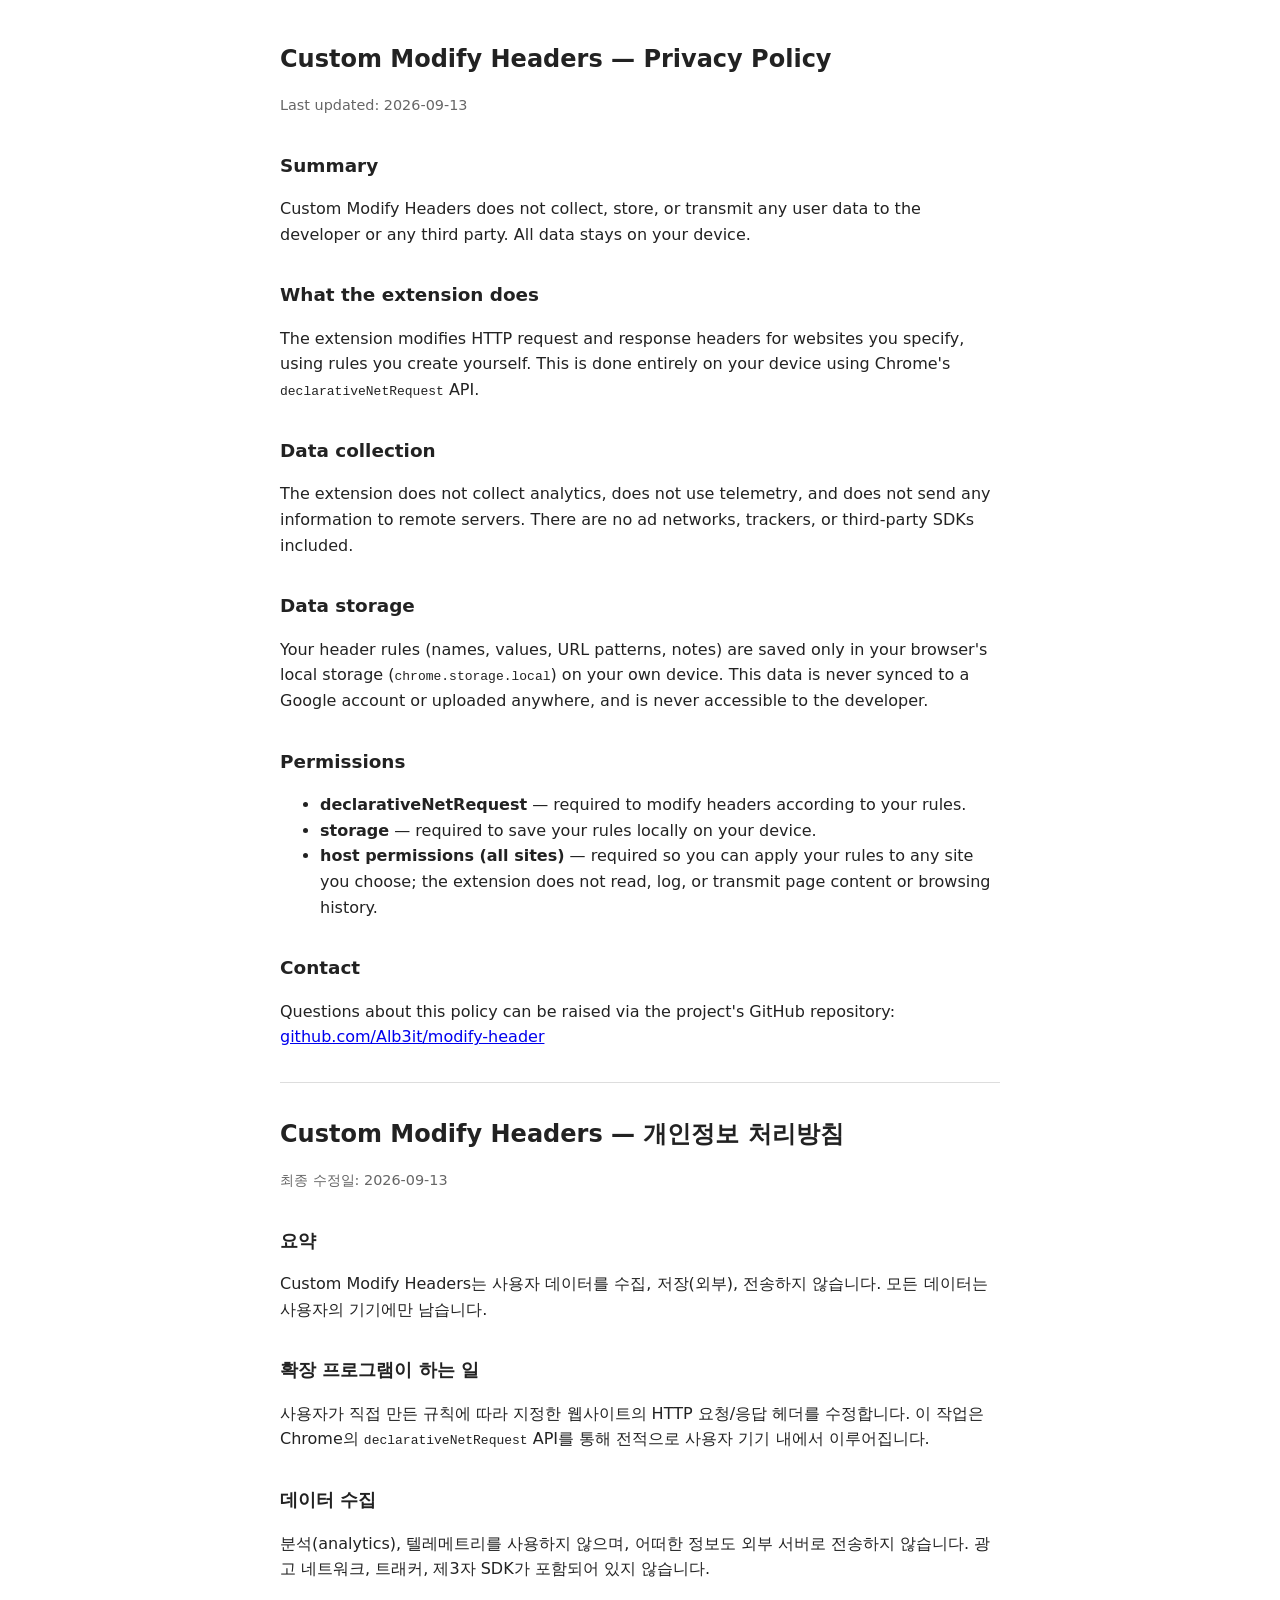
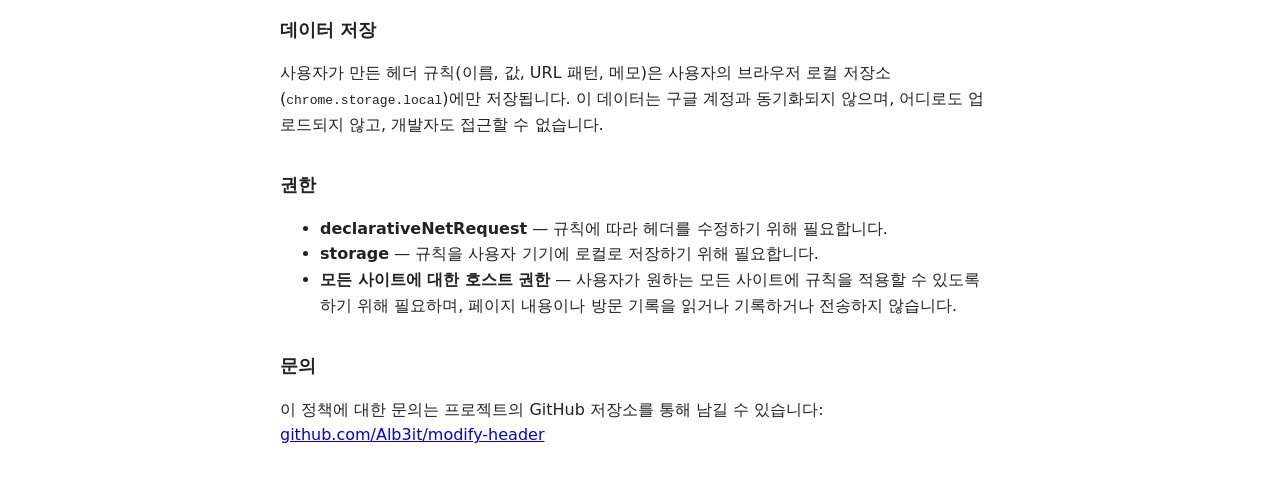
<file: docs/index.html>
<!DOCTYPE html>
<html lang="en">
<head>
<meta charset="utf-8">
<meta name="viewport" content="width=device-width, initial-scale=1">
<title>Custom Modify Headers — Privacy Policy</title>
<style>
  body { font-family: system-ui, -apple-system, sans-serif; max-width: 720px; margin: 40px auto; padding: 0 16px; line-height: 1.6; color: #222; }
  h1 { font-size: 1.5em; }
  h2 { font-size: 1.15em; margin-top: 1.8em; }
  .updated { color: #666; font-size: 0.9em; }
  hr { border: none; border-top: 1px solid #ddd; margin: 2em 0; }
</style>
</head>
<body>

<h1>Custom Modify Headers — Privacy Policy</h1>
<p class="updated">Last updated: 2026-09-13</p>

<h2>Summary</h2>
<p>Custom Modify Headers does not collect, store, or transmit any user data to the developer or any third party. All data stays on your device.</p>

<h2>What the extension does</h2>
<p>The extension modifies HTTP request and response headers for websites you specify, using rules you create yourself. This is done entirely on your device using Chrome's <code>declarativeNetRequest</code> API.</p>

<h2>Data collection</h2>
<p>The extension does not collect analytics, does not use telemetry, and does not send any information to remote servers. There are no ad networks, trackers, or third-party SDKs included.</p>

<h2>Data storage</h2>
<p>Your header rules (names, values, URL patterns, notes) are saved only in your browser's local storage (<code>chrome.storage.local</code>) on your own device. This data is never synced to a Google account or uploaded anywhere, and is never accessible to the developer.</p>

<h2>Permissions</h2>
<ul>
  <li><strong>declarativeNetRequest</strong> — required to modify headers according to your rules.</li>
  <li><strong>storage</strong> — required to save your rules locally on your device.</li>
  <li><strong>host permissions (all sites)</strong> — required so you can apply your rules to any site you choose; the extension does not read, log, or transmit page content or browsing history.</li>
</ul>

<h2>Contact</h2>
<p>Questions about this policy can be raised via the project's GitHub repository: <a href="https://github.com/Alb3it/modify-header">github.com/Alb3it/modify-header</a></p>

<hr>

<h1>Custom Modify Headers — 개인정보 처리방침</h1>
<p class="updated">최종 수정일: 2026-09-13</p>

<h2>요약</h2>
<p>Custom Modify Headers는 사용자 데이터를 수집, 저장(외부), 전송하지 않습니다. 모든 데이터는 사용자의 기기에만 남습니다.</p>

<h2>확장 프로그램이 하는 일</h2>
<p>사용자가 직접 만든 규칙에 따라 지정한 웹사이트의 HTTP 요청/응답 헤더를 수정합니다. 이 작업은 Chrome의 <code>declarativeNetRequest</code> API를 통해 전적으로 사용자 기기 내에서 이루어집니다.</p>

<h2>데이터 수집</h2>
<p>분석(analytics), 텔레메트리를 사용하지 않으며, 어떠한 정보도 외부 서버로 전송하지 않습니다. 광고 네트워크, 트래커, 제3자 SDK가 포함되어 있지 않습니다.</p>

<h2>데이터 저장</h2>
<p>사용자가 만든 헤더 규칙(이름, 값, URL 패턴, 메모)은 사용자의 브라우저 로컬 저장소(<code>chrome.storage.local</code>)에만 저장됩니다. 이 데이터는 구글 계정과 동기화되지 않으며, 어디로도 업로드되지 않고, 개발자도 접근할 수 없습니다.</p>

<h2>권한</h2>
<ul>
  <li><strong>declarativeNetRequest</strong> — 규칙에 따라 헤더를 수정하기 위해 필요합니다.</li>
  <li><strong>storage</strong> — 규칙을 사용자 기기에 로컬로 저장하기 위해 필요합니다.</li>
  <li><strong>모든 사이트에 대한 호스트 권한</strong> — 사용자가 원하는 모든 사이트에 규칙을 적용할 수 있도록 하기 위해 필요하며, 페이지 내용이나 방문 기록을 읽거나 기록하거나 전송하지 않습니다.</li>
</ul>

<h2>문의</h2>
<p>이 정책에 대한 문의는 프로젝트의 GitHub 저장소를 통해 남길 수 있습니다: <a href="https://github.com/Alb3it/modify-header">github.com/Alb3it/modify-header</a></p>

</body>
</html>
</file>
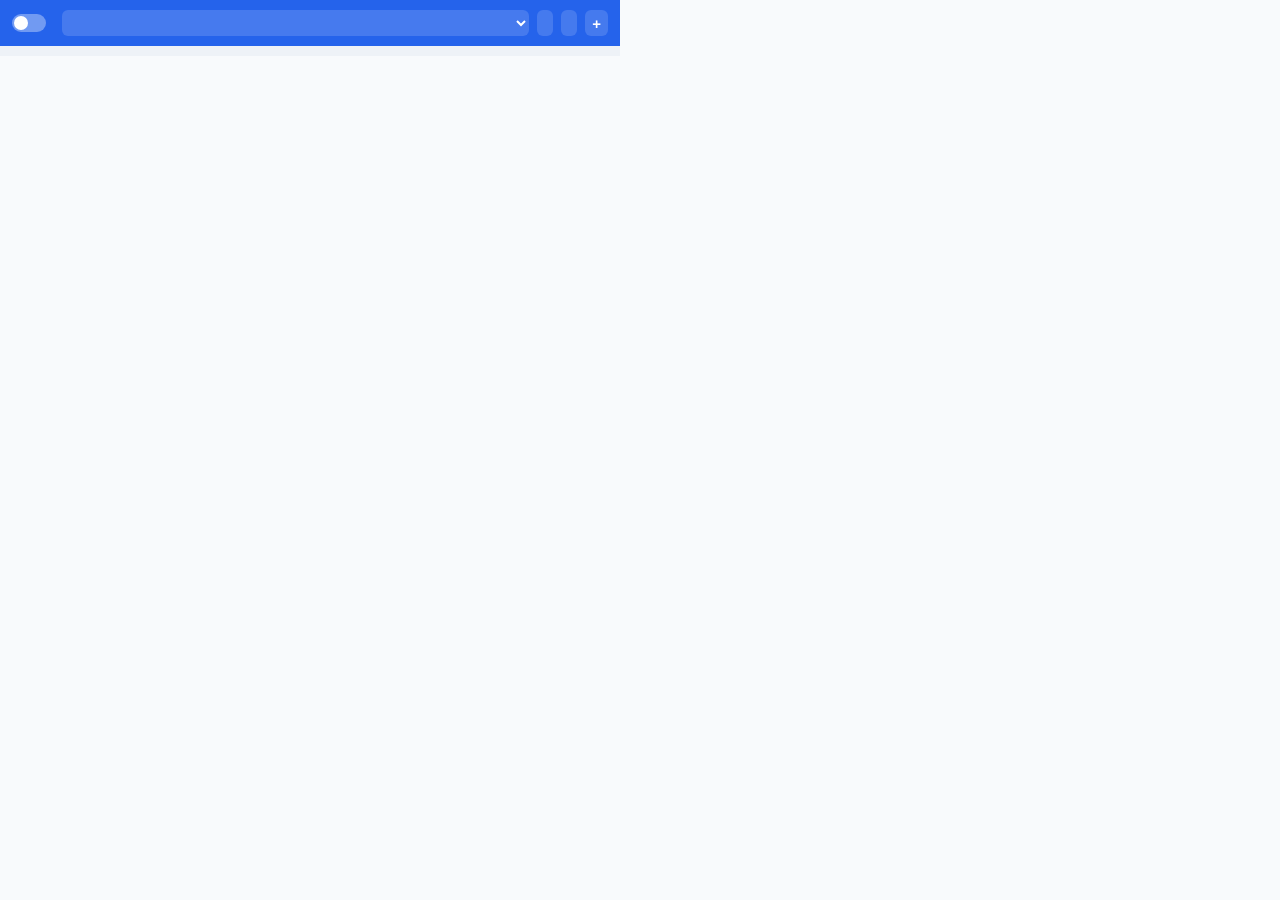
<file: popup/popup.html>
<!doctype html>
<html lang="en">
  <head>
    <meta charset="utf-8" />
    <title>Modify Header</title>
    <link rel="stylesheet" href="popup.css" />
  </head>
  <body>
    <header class="topbar">
      <label class="switch" id="globalToggleLabel">
        <input type="checkbox" id="globalToggle" />
        <span class="slider"></span>
      </label>
      <span class="title">Modify Header</span>
      <select id="langSelect" class="lang-select"></select>
      <button id="selectAllBtn" class="icon-btn text-btn"></button>
      <button id="deselectAllBtn" class="icon-btn text-btn"></button>
      <button id="addBtn" class="icon-btn primary">+</button>
    </header>

    <div class="row-grid col-headers">
      <span></span>
      <span></span>
      <span></span>
      <span id="colMemo"></span>
      <span id="colHeaderName"></span>
      <span id="colValue"></span>
      <span></span>
      <span></span>
    </div>

    <main id="ruleList" class="rule-list"></main>
    <p id="emptyState" class="empty-state"></p>

    <script type="module" src="popup.js"></script>
  </body>
</html>
</file>
<file: popup/popup.css>
* {
  box-sizing: border-box;
}

body {
  margin: 0;
  width: 620px;
  max-height: 600px;
  font: 12px/1.4 -apple-system, "Segoe UI", Roboto, sans-serif;
  color: #1f2937;
  background: #f8fafc;
}

.topbar {
  display: flex;
  align-items: center;
  gap: 8px;
  padding: 10px 12px;
  background: #2563eb;
  color: #fff;
  position: sticky;
  top: 0;
  z-index: 2;
}

.topbar .title {
  font-weight: 600;
  flex: 1;
  min-width: 0;
  white-space: nowrap;
  overflow: hidden;
  text-overflow: ellipsis;
}

.icon-btn {
  border: none;
  background: rgba(255, 255, 255, 0.15);
  color: inherit;
  width: 26px;
  height: 26px;
  border-radius: 6px;
  cursor: pointer;
  font-size: 15px;
  line-height: 1;
  display: inline-flex;
  align-items: center;
  justify-content: center;
}

.icon-btn:hover {
  background: rgba(255, 255, 255, 0.28);
}

.icon-btn.primary {
  font-weight: 700;
}

.lang-select {
  height: 26px;
  padding: 0 4px;
  border: none;
  border-radius: 6px;
  background: rgba(255, 255, 255, 0.15);
  color: #fff;
  font: inherit;
  font-size: 11px;
  cursor: pointer;
}

.lang-select option {
  color: #1f2937;
}

.icon-btn.text-btn {
  width: auto;
  padding: 0 8px;
  font-size: 11px;
  font-weight: 500;
  white-space: nowrap;
}

/* Shared grid used by both the column-header row and each rule row. */
.row-grid {
  display: grid;
  grid-template-columns: 16px 22px 44px 1fr 1fr 1fr 20px 26px;
  gap: 6px;
  align-items: center;
}

.col-headers {
  padding: 6px 15px 4px;
  font-size: 11px;
  font-weight: 600;
  color: #6b7280;
  background: #eef2f7;
  position: sticky;
  top: 46px;
  z-index: 1;
}

.rule-list {
  max-height: 520px;
  overflow-y: auto;
  padding: 6px;
}

.empty-state {
  text-align: center;
  color: #6b7280;
  padding: 24px 12px;
  margin: 0;
}

.rule-item {
  background: #fff;
  border: 1px solid #e5e7eb;
  border-radius: 6px;
  margin-bottom: 5px;
  overflow: hidden;
}

.rule-row {
  padding: 5px 8px;
}

.rule-item.dragging {
  opacity: 0.4;
}

.rule-item.disabled {
  opacity: 0.55;
}

.row-enabled {
  width: 18px;
  height: 18px;
  margin: 0;
  accent-color: #2563eb;
  cursor: pointer;
}

.drag-handle {
  cursor: grab;
  color: #9ca3af;
  text-align: center;
  user-select: none;
}

.solo-btn {
  border: 1px solid #fbbf24;
  border-radius: 4px;
  background: #fffbeb;
  color: #b45309;
  font-size: 10px;
  font-weight: 700;
  width: 100%;
  height: 20px;
  cursor: pointer;
  padding: 0;
  display: flex;
  align-items: center;
  justify-content: center;
}

.solo-btn:hover {
  background: #fef3c7;
}

.detail-toggle {
  border: none;
  background: transparent;
  color: #9ca3af;
  cursor: pointer;
  font-size: 11px;
  width: 100%;
  padding: 4px 0;
  display: flex;
  align-items: center;
  justify-content: center;
}

.detail-toggle:hover {
  color: #1f2937;
}

.detail-panel {
  display: flex;
  gap: 10px;
  padding: 8px 10px 10px;
  border-top: 1px solid #eef0f3;
  background: #fafbfc;
}

.detail-field label {
  display: block;
  font-size: 10px;
  color: #6b7280;
  margin-bottom: 2px;
  white-space: nowrap;
}

.detail-field-narrow {
  width: 76px;
  flex-shrink: 0;
}

.detail-field-medium {
  width: 100px;
  flex-shrink: 0;
}

.detail-field-wide {
  flex: 1;
  min-width: 0;
}

.toggle-badge {
  border: none;
  border-radius: 4px;
  font-size: 10px;
  font-weight: 700;
  padding: 0;
  cursor: pointer;
  background: #dbeafe;
  color: #1d4ed8;
  width: 100%;
  display: flex;
  align-items: center;
  justify-content: center;
}

.toggle-badge.response {
  background: #fce7f3;
  color: #be185d;
}

.toggle-badge.remove {
  background: #fee2e2;
  color: #b91c1c;
}

input[type="text"],
select {
  width: 100%;
  padding: 4px 6px;
  border: 1px solid #d1d5db;
  border-radius: 5px;
  font: inherit;
  background: #fff;
}

input[type="text"]:disabled,
select:disabled {
  background: #f3f4f6;
  color: #9ca3af;
  cursor: not-allowed;
}

.detail-panel .toggle-badge,
.detail-panel select,
.detail-panel input[type="text"] {
  height: 26px;
  box-sizing: border-box;
}

.url-pattern-cell {
  display: flex;
  flex-direction: column;
  gap: 2px;
}

.regex-warning {
  color: #b91c1c;
  font-size: 10px;
  margin: 0;
  line-height: 1.2;
}

.delete-btn {
  background: transparent;
  color: #9ca3af;
  border: none;
  cursor: pointer;
  font-size: 18px;
  font-weight: 700;
  line-height: 1;
  width: 100%;
  padding: 2px 0;
  display: flex;
  align-items: center;
  justify-content: center;
}

.delete-btn:hover {
  color: #dc2626;
}

.switch {
  position: relative;
  display: inline-block;
  width: 34px;
  height: 18px;
  flex-shrink: 0;
}

.switch input {
  opacity: 0;
  width: 0;
  height: 0;
}

.slider {
  position: absolute;
  inset: 0;
  background: rgba(255, 255, 255, 0.35);
  border-radius: 999px;
  transition: 0.15s;
}

.slider::before {
  content: "";
  position: absolute;
  width: 14px;
  height: 14px;
  left: 2px;
  top: 2px;
  background: #fff;
  border-radius: 50%;
  transition: 0.15s;
}

.switch input:checked + .slider {
  background: #22c55e;
}

.switch input:checked + .slider::before {
  transform: translateX(16px);
}
</file>
